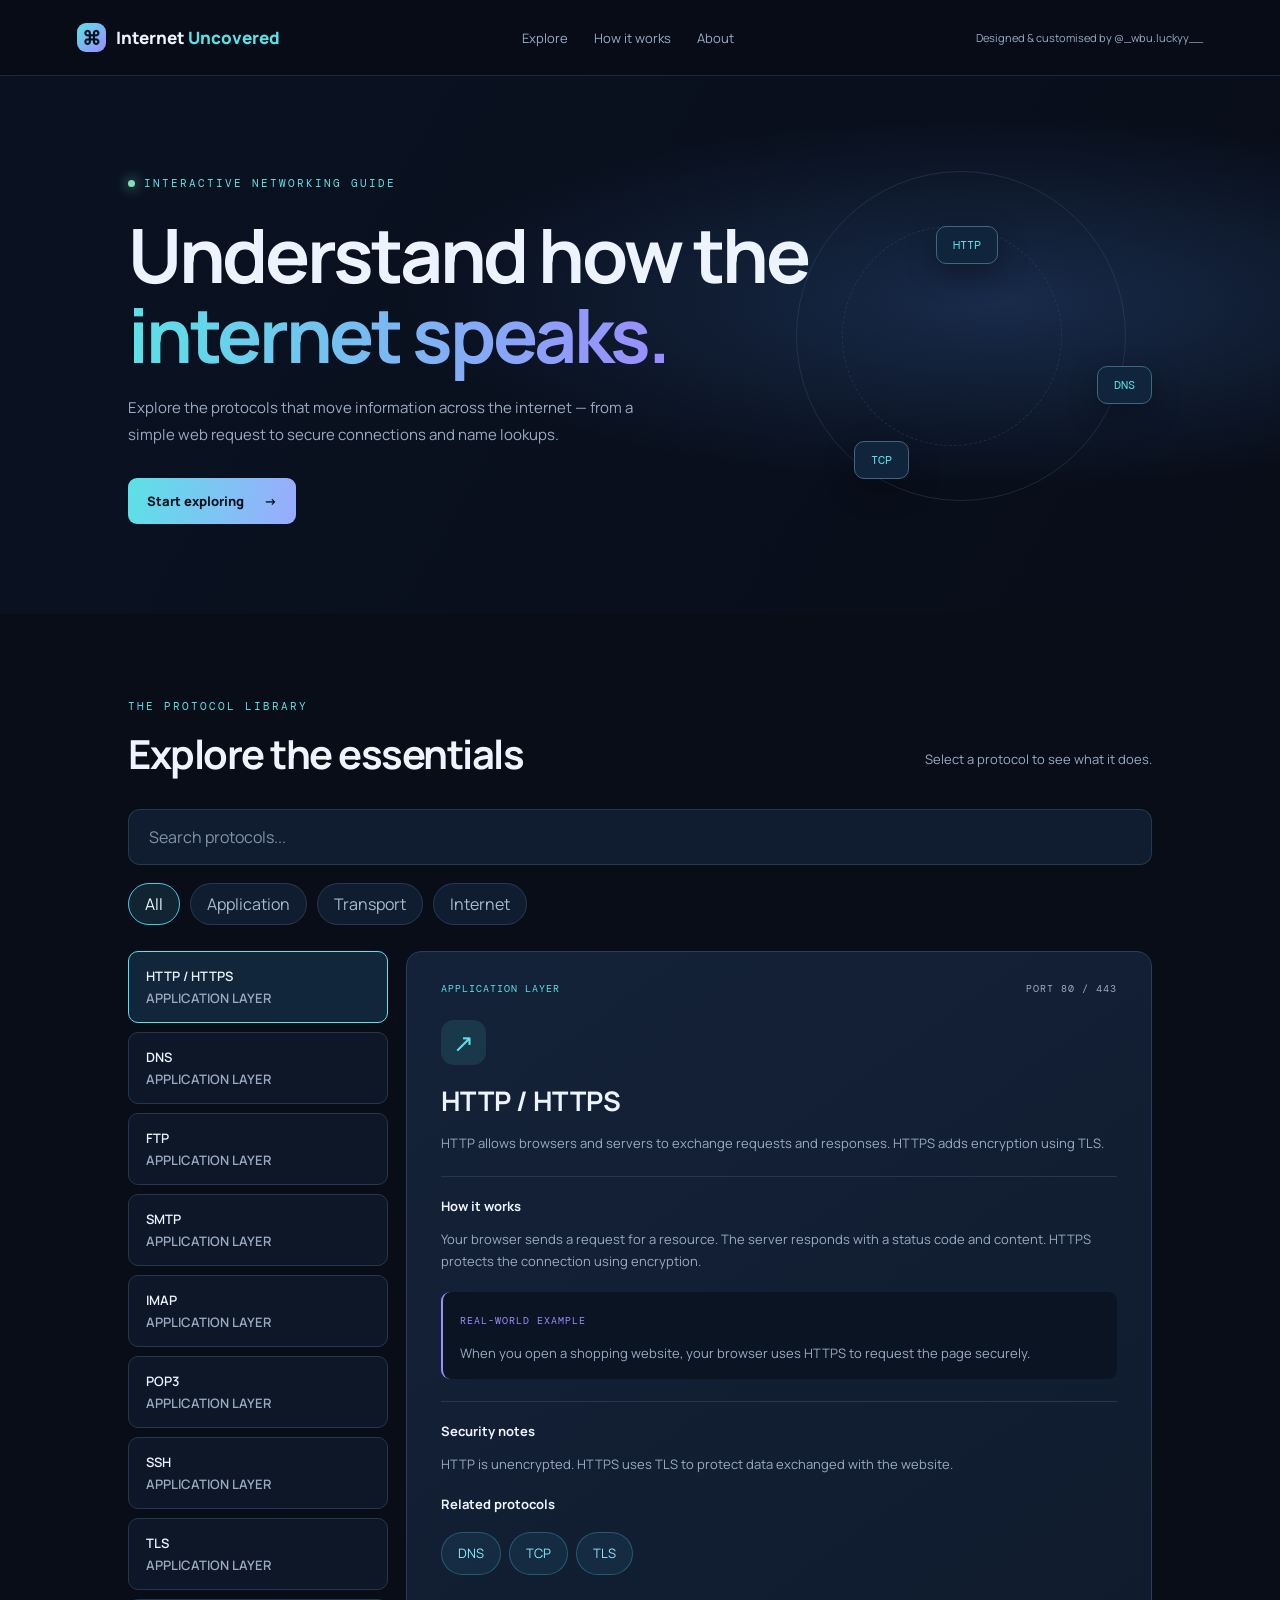
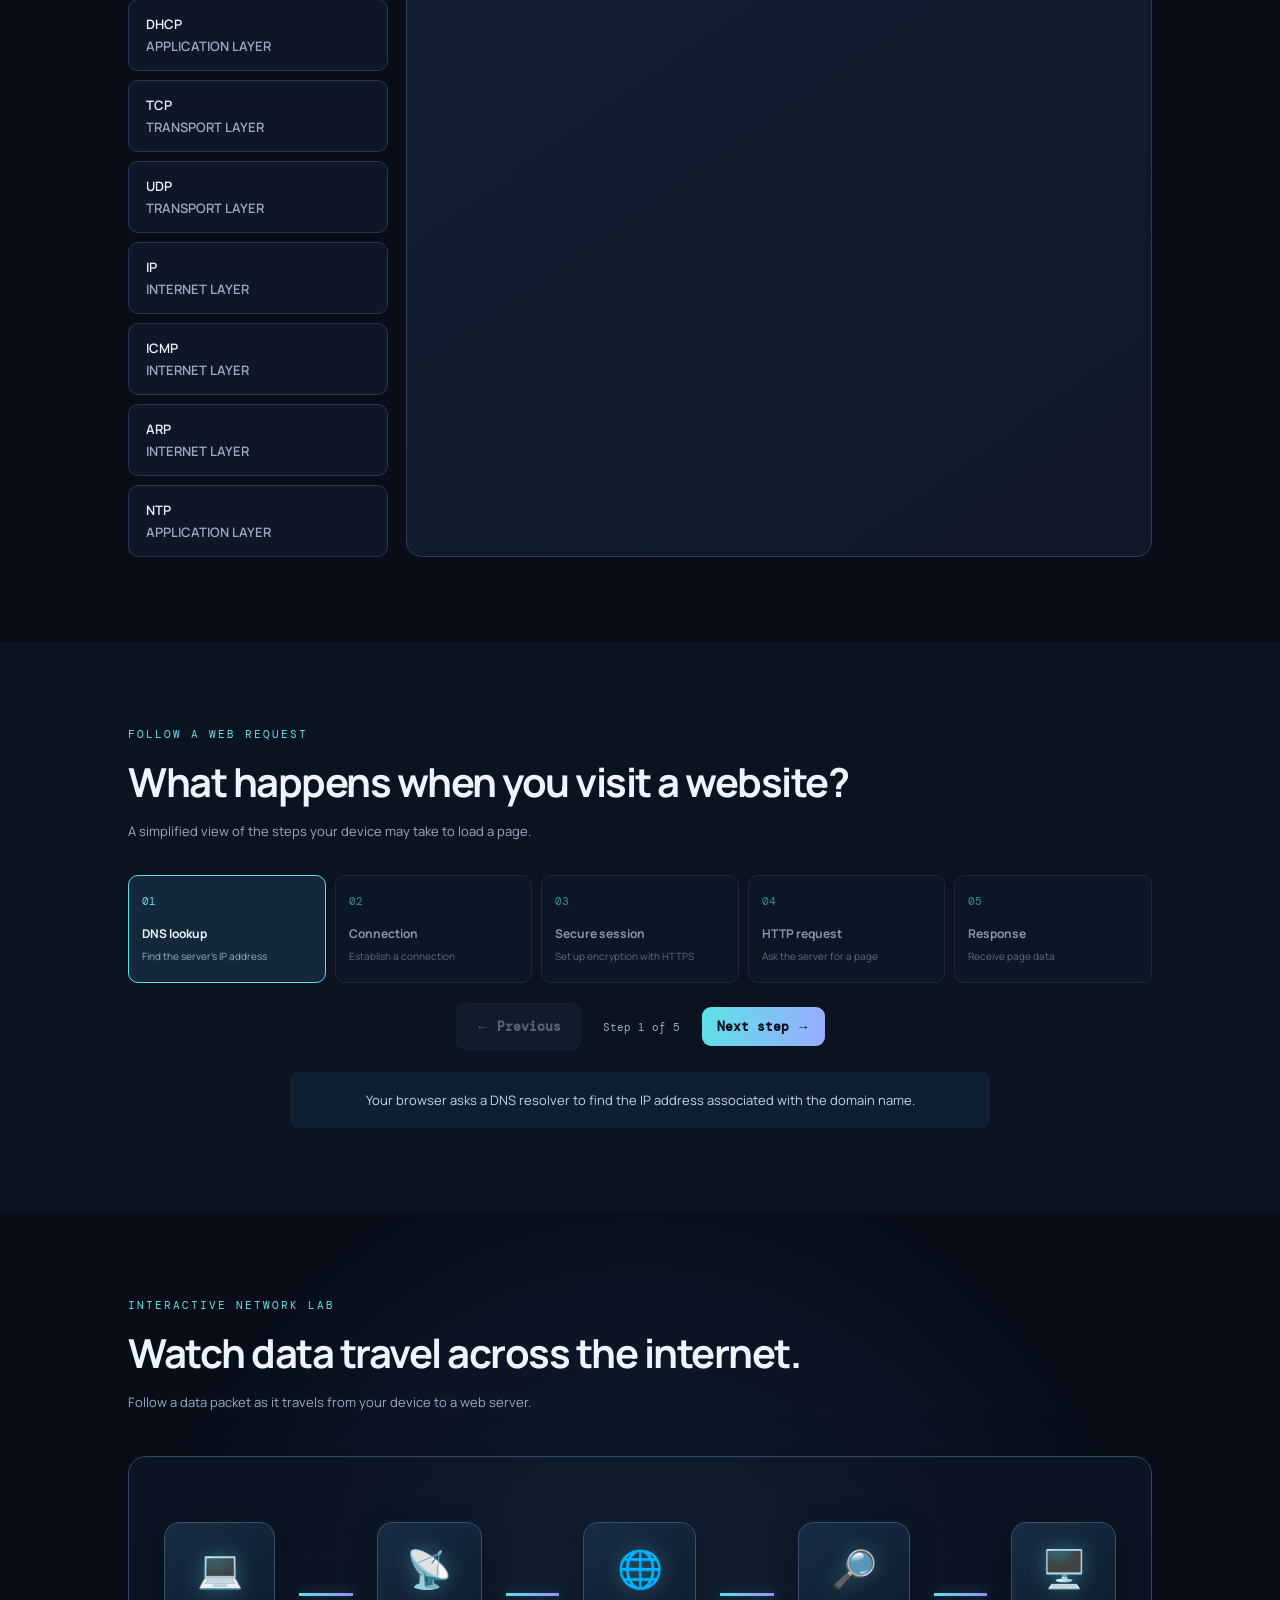
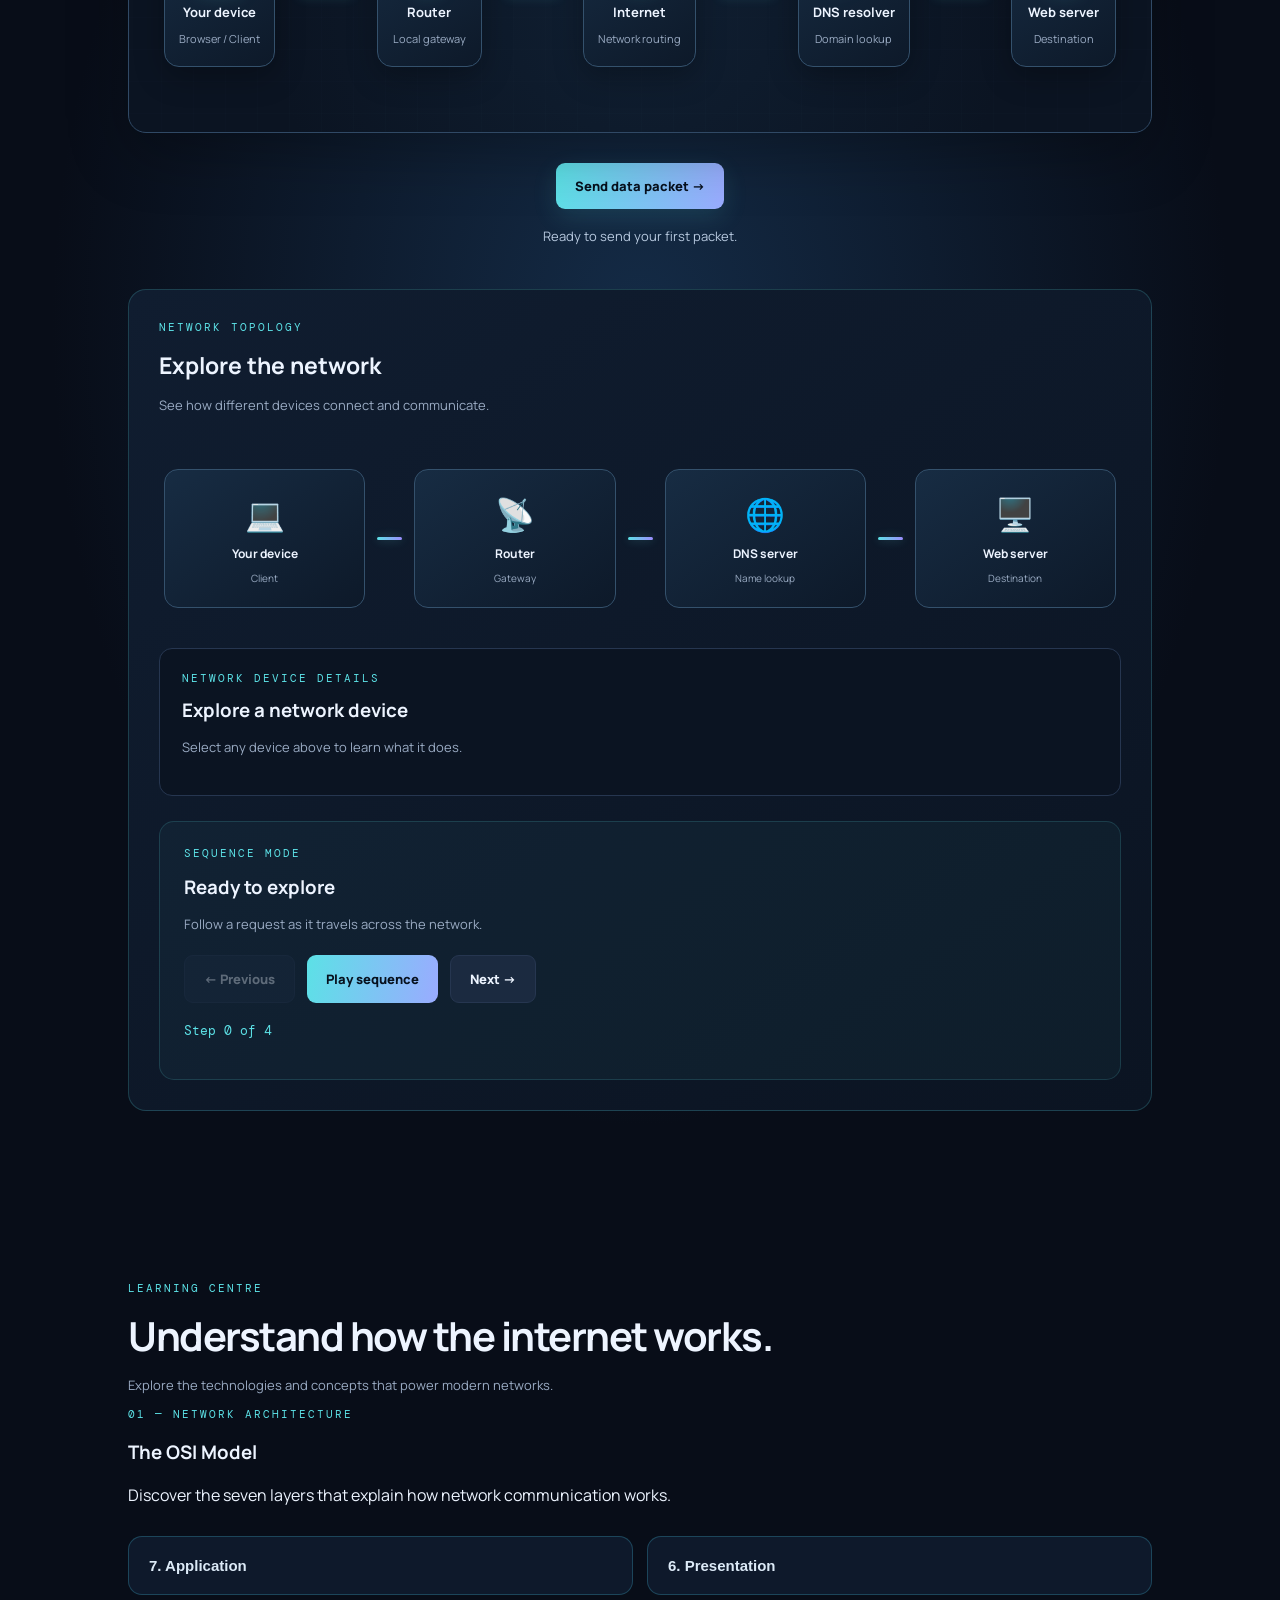
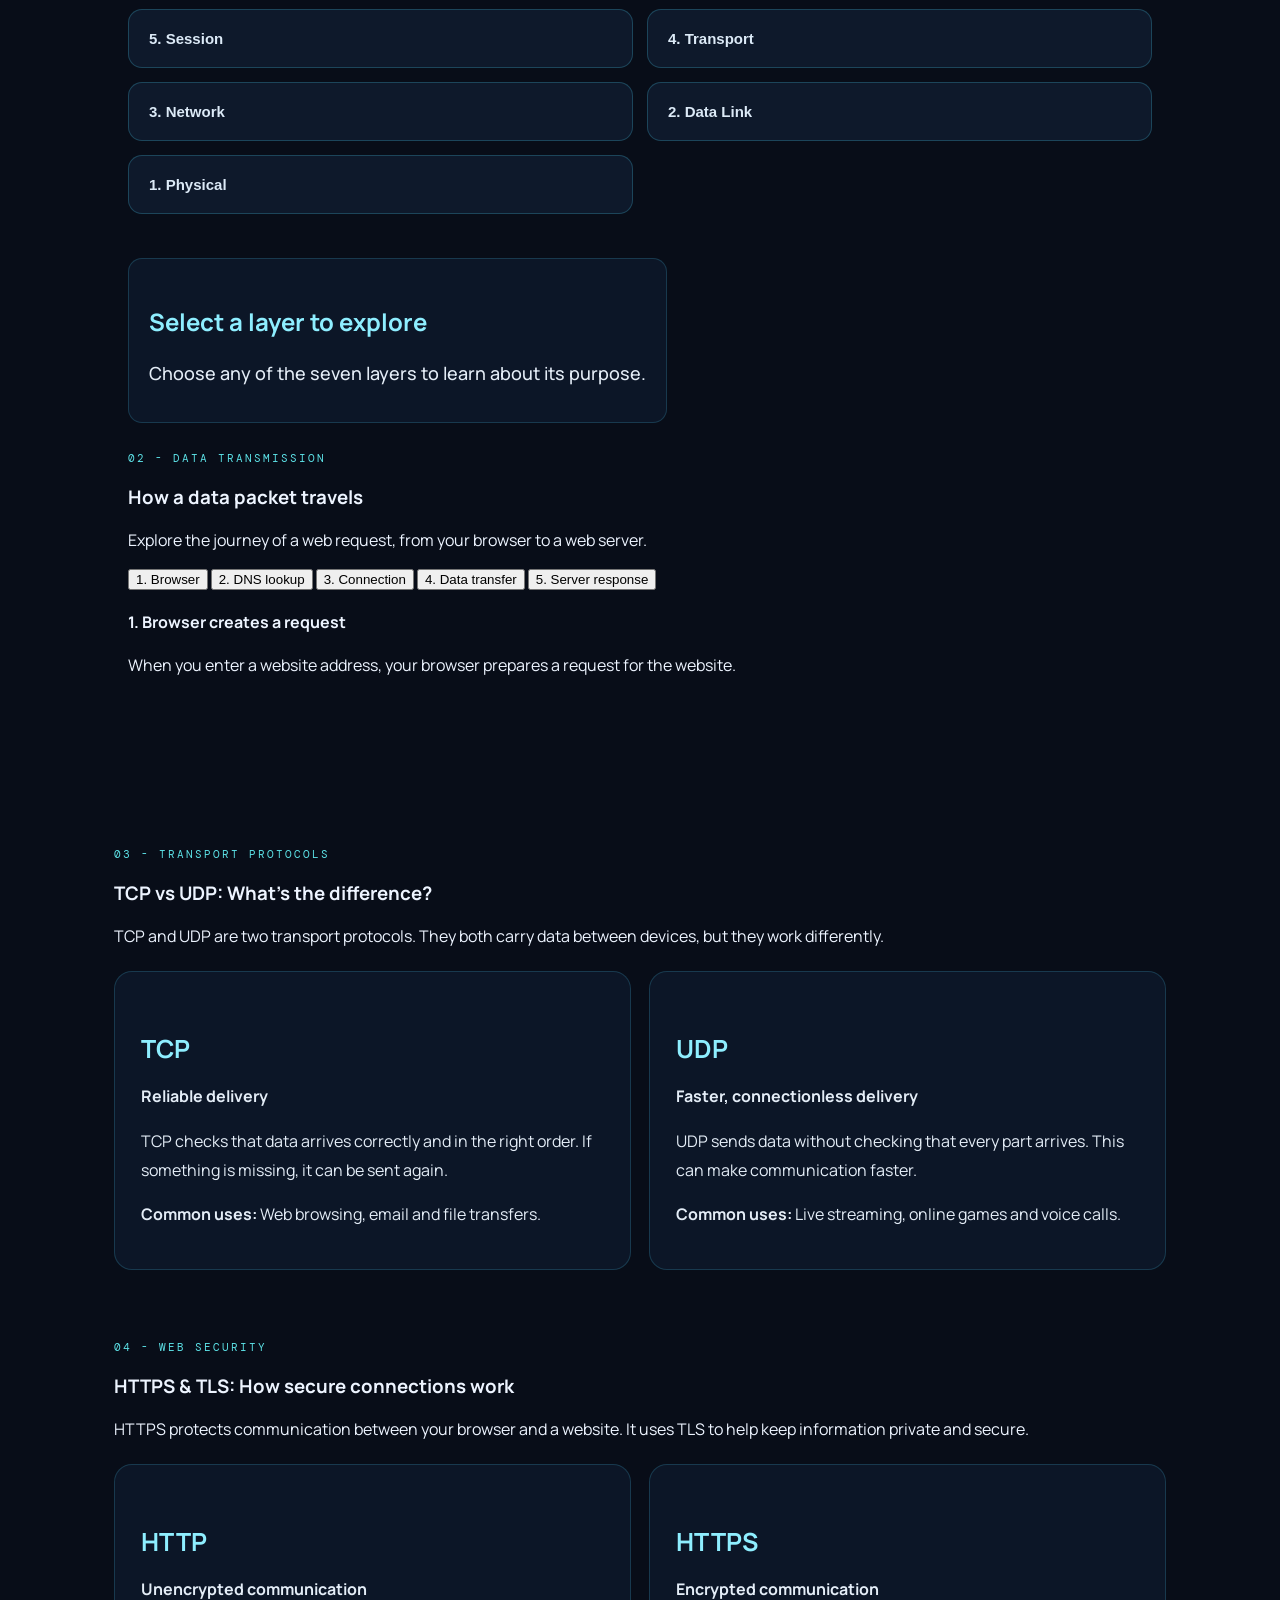
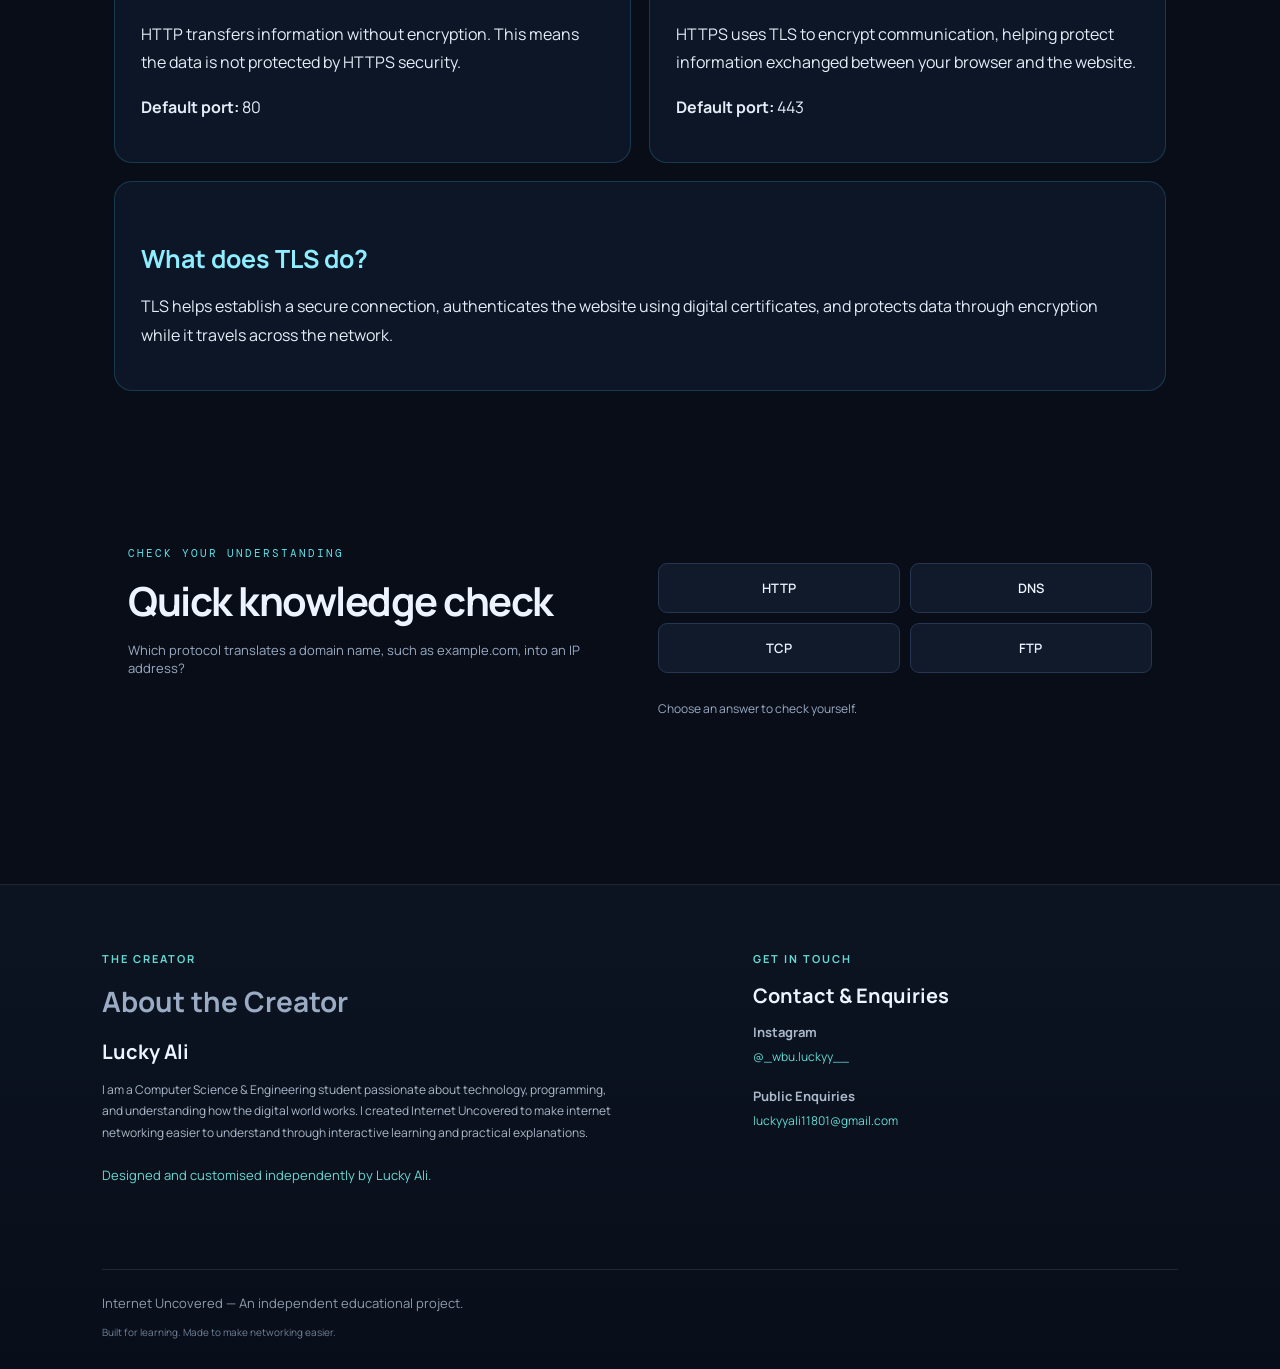
<file: index.html>
<!doctype html>
<html lang="en">
<head>
  <meta charset="utf-8">
  <meta name="viewport" content="width=device-width, initial-scale=1">
 <meta name="description" content="Internet Uncovered is an interactive learning platform that visualises how the internet works, exploring networking protocols, DNS, TCP/IP, the OSI model and data communication.">
  <title>Internet Uncovered | Explore How the Internet Works</title>
 <link rel="stylesheet" href="styles.css?v=2">
</head>
<body>
  <header class="topbar">
   <a class="brand" href="#"><span class="brand-mark">⌘</span><span>Internet <span class="accent">Uncovered</span></span></a>
    <nav><a href="#explore">Explore</a><a href="#how-it-works">How it works</a><a href="#about">About</a></nav>
    <span class="credit">
 Designed &amp; customised by <a href="https://www.instagram.com/_wbu.luckyy__/"
     target="_blank"
     rel="noopener noreferrer">
    @_wbu.luckyy__
  </a>
</span>
  </header>

  <main>
    <section class="hero">
      <div class="eyebrow"><span class="pulse"></span> INTERACTIVE NETWORKING GUIDE</div>
      <h1>Understand how the<br><span class="gradient">internet speaks.</span></h1>
      <p class="hero-copy">Explore the protocols that move information across the internet — from a simple web request to secure connections and name lookups.</p>
      <a class="primary-btn" href="#explore">Start exploring <span>→</span></a>
      <div class="hero-orbit orbit-one"></div><div class="hero-orbit orbit-two"></div>
      <div class="hero-node node-a">HTTP</div><div class="hero-node node-b">DNS</div><div class="hero-node node-c">TCP</div>
    </section>

    <section id="explore" class="section">
      <div class="section-heading"><div><div class="eyebrow">THE PROTOCOL LIBRARY</div><h2>Explore the essentials</h2></div><p>Select a protocol to see what it does.</p></div>
      <div class="protocol-tools">
  <input
    type="search"
    id="protocol-search"
    placeholder="Search protocols..."
    aria-label="Search protocols"
  >

  <div class="protocol-filters">
    <button class="filter-btn active" data-filter="ALL">All</button>
    <button class="filter-btn" data-filter="APPLICATION LAYER">Application</button>
    <button class="filter-btn" data-filter="TRANSPORT LAYER">Transport</button>
    <button class="filter-btn" data-filter="INTERNET LAYER">Internet</button>
  </div>
</div>
      <div class="protocol-layout">
        <div class="protocol-list" id="protocol-list" aria-label="Protocols"></div>
        <article class="detail-card" aria-live="polite">
          <div class="detail-top"><span class="tag" id="protocol-layer">APPLICATION LAYER</span><span class="port" id="protocol-port">PORT 80 / 443</span></div>
          <div class="protocol-symbol" id="protocol-symbol">↗</div>
          <h3 id="protocol-name">HTTP / HTTPS</h3>
          <p id="protocol-summary"></p>
          <div class="detail-divider"></div>
          <h4>How it works</h4>
          <p id="protocol-explain"></p>
          <div class="example-box"><span>REAL-WORLD EXAMPLE</span><p id="protocol-example"></p></div>
          <div class="detail-divider"></div>

<div class="extra-detail">
  <h4>Security notes</h4>
  <p id="protocol-security"></p>
</div>

<div class="extra-detail">
  <h4>Related protocols</h4>
  <p id="protocol-related"></p>
</div>
        </article>
      </div>
    </section>

    
    <section id="how-it-works" class="section flow-section">
      <div class="eyebrow">FOLLOW A WEB REQUEST</div><h2>What happens when you visit a website?</h2>
      <p class="section-intro">A simplified view of the steps your device may take to load a page.</p>
      <div class="steps" id="steps">
        <div class="step active"><span>01</span><b>DNS lookup</b><small>Find the server's IP address</small></div>
        <div class="step"><span>02</span><b>Connection</b><small>Establish a connection</small></div>
        <div class="step"><span>03</span><b>Secure session</b><small>Set up encryption with HTTPS</small></div>
        <div class="step"><span>04</span><b>HTTP request</b><small>Ask the server for a page</small></div>
        <div class="step"><span>05</span><b>Response</b><small>Receive page data</small></div>
      </div>
      <div class="step-controls"><button class="secondary-btn" id="prev-step" disabled>← Previous</button><span id="step-count">Step 1 of 5</span><button class="primary-btn small" id="next-step">Next step →</button></div>
      <div class="step-description" id="step-description">Your browser asks a DNS resolver to find the IP address associated with the domain name.</div>
    </section>
<section id="network-lab" class="section network-lab">
  <div class="eyebrow">INTERACTIVE NETWORK LAB</div>
  <h2>Watch data travel across the internet.</h2>
  <p class="section-intro">
    Follow a data packet as it travels from your device to a web server.
  </p>

 <div class="network-stage">

  <div class="network-device">
    <span>💻</span>
    <b>Your device</b>
    <small>Browser / Client</small>
  </div>

  <div class="network-connection">
    <span class="packet" id="network-packet"></span>
    <div class="connection-line"></div>
  </div>

  <div class="network-device">
    <span>📡</span>
    <b>Router</b>
    <small>Local gateway</small>
  </div>

  <div class="network-connection">
    <span class="packet"></span>
    <div class="connection-line"></div>
  </div>

  <div class="network-device">
    <span>🌐</span>
    <b>Internet</b>
    <small>Network routing</small>
  </div>

  <div class="network-connection">
    <span class="packet"></span>
    <div class="connection-line"></div>
  </div>

  <div class="network-device">
    <span>🔎</span>
    <b>DNS resolver</b>
    <small>Domain lookup</small>
  </div>

  <div class="network-connection">
    <span class="packet"></span>
    <div class="connection-line"></div>
  </div>

  <div class="network-device">
    <span>🖥️</span>
    <b>Web server</b>
    <small>Destination</small>
  </div>

</div>
  <div class="network-controls">
    <button class="primary-btn" id="send-packet">Send data packet →</button>
    <p id="network-status">Ready to send your first packet.</p>
  </div>
<!-- INTERACTIVE NETWORK MAP -->

<div class="network-map-section">

  <div class="eyebrow">NETWORK TOPOLOGY</div>
  <h3>Explore the network</h3>
  <p>See how different devices connect and communicate.</p>

  <div class="network-map">

    <div class="map-node" data-node="device">
      <span>💻</span>
      <b>Your device</b>
      <small>Client</small>
    </div>

    <div class="map-line"></div>

    <div class="map-node" data-node="router">
      <span>📡</span>
      <b>Router</b>
      <small>Gateway</small>
    </div>

    <div class="map-line"></div>

    <div class="map-node" data-node="dns">
      <span>🌐</span>
      <b>DNS server</b>
      <small>Name lookup</small>
    </div>

    <div class="map-line"></div>

    <div class="map-node" data-node="server">
      <span>🖥️</span>
      <b>Web server</b>
      <small>Destination</small>
    </div>

  </div>

  <div class="node-info-panel" id="node-info-panel">
  <span class="eyebrow">NETWORK DEVICE DETAILS</span>
  <h3 id="node-info-title">Explore a network device</h3>
  <p id="node-info-description">
    Select any device above to learn what it does.
  </p>
</div>
  <div class="sequence-panel">
    <span class="eyebrow">SEQUENCE MODE</span>
    <h3 id="sequence-title">Ready to explore</h3>
    <p id="sequence-description">
      Follow a request as it travels across the network.
    </p>

    <div class="sequence-controls">
      <button class="secondary-btn" id="sequence-prev">← Previous</button>
      <button class="primary-btn" id="sequence-play">Play sequence</button>
      <button class="secondary-btn" id="sequence-next">Next →</button>
    </div>

    <p id="sequence-count">Step 0 of 4</p>
  </div>

</div>
</section>
    <!-- DAY 4 - LEARNING CENTRE -->

<section id="learning-centre" class="section learning-centre">

  <div class="eyebrow">LEARNING CENTRE</div>

  <h2>Understand how the internet works.</h2>

  <p class="section-intro">
    Explore the technologies and concepts that power modern networks.
  </p>

  <!-- OSI MODEL -->

  <div class="learning-topic" id="osi-model">

    <div class="eyebrow">01 — NETWORK ARCHITECTURE</div>

    <h3>The OSI Model</h3>

    <p>
      Discover the seven layers that explain how network communication works.
    </p>

    <div id="osi-layers" class="osi-layers">
    </div>

    <div class="osi-info" id="osi-info">
      <h4>Select a layer to explore</h4>
      <p>Choose any of the seven layers to learn about its purpose.</p>
    </div>

  </div>
<!-- PACKET FLOW LESSON -->

<div class="learning-topic" id="packet-flow">

  <div class="eyebrow">02 - DATA TRANSMISSION</div>
  <h3>How a data packet travels</h3>
  <p>Explore the journey of a web request, from your browser to a web server.</p>

  <div class="packet-flow-steps">
    <button class="packet-step active" data-step="0">1. Browser</button>
    <button class="packet-step" data-step="1">2. DNS lookup</button>
    <button class="packet-step" data-step="2">3. Connection</button>
    <button class="packet-step" data-step="3">4. Data transfer</button>
    <button class="packet-step" data-step="4">5. Server response</button>
  </div>

  <div class="packet-flow-info" id="packet-flow-info">
    <h4 id="packet-flow-title">1. Browser creates a request</h4>
    <p id="packet-flow-description">
      When you enter a website address, your browser prepares a request for the website.
    </p>
  </div>

</div>
</section>

<!-- TCP VS UDP LESSON -->

<div class="learning-topic" id="tcp-vs-udp">

  <div class="eyebrow">03 - TRANSPORT PROTOCOLS</div>
  <h3>TCP vs UDP: What's the difference?</h3>

  <p>
    TCP and UDP are two transport protocols. They both carry data
    between devices, but they work differently.
  </p>

  <div class="comparison-grid">

    <div class="comparison-card">
      <h4>TCP</h4>
      <p><strong>Reliable delivery</strong></p>
      <p>
        TCP checks that data arrives correctly and in the right order.
        If something is missing, it can be sent again.
      </p>
      <p><strong>Common uses:</strong> Web browsing, email and file transfers.</p>
    </div>

    <div class="comparison-card">
      <h4>UDP</h4>
      <p><strong>Faster, connectionless delivery</strong></p>
      <p>
        UDP sends data without checking that every part arrives.
        This can make communication faster.
      </p>
      <p><strong>Common uses:</strong> Live streaming, online games and voice calls.</p>
    </div>

  </div>

</div>
<!-- HTTPS AND TLS LESSON -->

<div class="learning-topic" id="https-tls">

  <div class="eyebrow">04 - WEB SECURITY</div>
  <h3>HTTPS & TLS: How secure connections work</h3>

  <p>
    HTTPS protects communication between your browser and a website.
    It uses TLS to help keep information private and secure.
  </p>

  <div class="comparison-grid">

    <div class="comparison-card">
      <h4>HTTP</h4>
      <p><strong>Unencrypted communication</strong></p>
      <p>
        HTTP transfers information without encryption.
        This means the data is not protected by HTTPS security.
      </p>
      <p><strong>Default port:</strong> 80</p>
    </div>

    <div class="comparison-card">
      <h4>HTTPS</h4>
      <p><strong>Encrypted communication</strong></p>
      <p>
        HTTPS uses TLS to encrypt communication, helping protect
        information exchanged between your browser and the website.
      </p>
      <p><strong>Default port:</strong> 443</p>
    </div>

  </div>

  <div class="comparison-card" style="margin-top: 18px;">
    <h4>What does TLS do?</h4>
    <p>
      TLS helps establish a secure connection, authenticates the
      website using digital certificates, and protects data through
      encryption while it travels across the network.
    </p>
  </div>

</div>
<section class="section quiz-section">
      <div><div class="eyebrow">CHECK YOUR UNDERSTANDING</div><h2>Quick knowledge check</h2><p class="section-intro">Which protocol translates a domain name, such as example.com, into an IP address?</p></div>
      <div class="quiz-options" id="quiz-options">
        <button data-answer="HTTP">HTTP</button><button data-answer="DNS">DNS</button><button data-answer="TCP">TCP</button><button data-answer="FTP">FTP</button>
      </div>
      <p id="quiz-feedback" class="quiz-feedback" aria-live="polite">Choose an answer to check yourself.</p>
    </section>
  </main>

 <footer id="about" class="site-footer">
  <div class="footer-inner">

    <div class="footer-about">
      <span class="footer-label">THE CREATOR</span>
      <h2>About the Creator</h2>
      <h3>Lucky Ali</h3>
     <p>
  I am a Computer Science &amp; Engineering student passionate about technology,
  programming, and understanding how the digital world works.
  I created Internet Uncovered to make internet networking easier
  to understand through interactive learning and practical explanations.
</p>
      <p class="footer-credit">
        Designed and customised independently by Lucky Ali.
      </p>
    </div>

    <div class="footer-contact">
      <span class="footer-label">GET IN TOUCH</span>
      <h3>Contact & Enquiries</h3>

      <p>
        <strong>Instagram</strong>
        <a href="https://www.instagram.com/_wbu.luckyy__/"
           target="_blank" rel="noopener noreferrer">
          @_wbu.luckyy__
        </a>
      </p>

      <p>
        <strong>Public Enquiries</strong>
        <a href="mailto:luckyyali11801@gmail.com">
          luckyyali11801@gmail.com
        </a>
      </p>
    </div>

    <div class="footer-bottom">
      <p>Internet Uncovered — An independent educational project.</p>
      <small>Built for learning. Made to make networking easier.</small>
    </div>

  </div>
</footer>
  <script src="script.js"></script>
</body>
</html>
</file>
<file: styles.css>
@import url('https://fonts.googleapis.com/css2?family=DM+Mono:wght@400;500&family=Manrope:wght@400;500;600;700;800&display=swap');
:root{--bg:#080d18;--panel:#101a2b;--panel2:#142239;--text:#edf4ff;--muted:#9aabc3;--line:#263650;--cyan:#5ce1e6;--violet:#9b8cff;--green:#7ee0b5}
*{box-sizing:border-box}html{scroll-behavior:smooth}body{margin:0;background:var(--bg);color:var(--text);font-family:Manrope,Arial,sans-serif}a{color:inherit;text-decoration:none}.topbar{height:76px;padding:0 6vw;display:flex;align-items:center;gap:35px;border-bottom:1px solid #1b2940;background:#080d18eF;position:sticky;top:0;z-index:10;backdrop-filter:blur(14px)}.brand{display:flex;align-items:center;gap:10px;font-weight:800;font-size:17px;white-space:nowrap}.brand-mark{width:29px;height:29px;border-radius:9px;display:grid;place-items:center;background:linear-gradient(135deg,var(--cyan),var(--violet));color:#08111e;font-size:19px}.accent{color:var(--cyan)}nav{display:flex;gap:26px;margin:auto;color:var(--muted);font-size:13px}nav a:hover{color:var(--cyan)}.credit{font-size:11px;color:var(--muted);white-space:nowrap}.credit strong,.footer-credit strong{color:var(--cyan)}.hero{min-height:510px;padding:100px 10vw 90px;position:relative;overflow:hidden;background:radial-gradient(ellipse at 78% 42%,#182b4a 0,transparent 42%),linear-gradient(120deg,#0a1222,#080d18)}.eyebrow{font:11px 'DM Mono',monospace;letter-spacing:2px;color:var(--cyan);display:flex;align-items:center;gap:9px}.pulse{width:7px;height:7px;border-radius:50%;background:var(--green);box-shadow:0 0 13px var(--green)}h1{font-size:clamp(43px,6vw,75px);line-height:1.06;letter-spacing:-3px;margin:25px 0 20px;max-width:700px}.gradient{background:linear-gradient(90deg,var(--cyan),var(--violet));color:transparent;background-clip:text}.hero-copy{color:var(--muted);max-width:510px;line-height:1.8;font-size:15px;margin-bottom:30px}.primary-btn,.secondary-btn{border:0;border-radius:9px;padding:14px 19px;background:linear-gradient(100deg,var(--cyan),#9aabff);color:#07111e;font-weight:800;font-family:inherit;font-size:13px;cursor:pointer;display:inline-flex;gap:20px;align-items:center}.primary-btn:hover{filter:brightness(1.08);transform:translateY(-1px)}.hero-orbit{position:absolute;border:1px solid #38516e66;border-radius:50%;width:330px;height:330px;right:12%;top:95px}.orbit-two{width:220px;height:220px;right:17%;top:150px;border-style:dashed}.hero-node{position:absolute;padding:10px 16px;border:1px solid #3e6681;background:#10253b;border-radius:10px;color:var(--cyan);font:12px 'DM Mono';box-shadow:0 10px 30px #0005}.node-a{right:22%;top:150px}.node-b{right:10%;top:290px}.node-c{right:29%;top:365px}.section{padding:85px 10vw}.section-heading{display:flex;justify-content:space-between;align-items:end;margin-bottom:28px}.section h2{font-size:clamp(27px,3.5vw,40px);letter-spacing:-1.5px;margin:13px 0 0}.section-heading>p,.section-intro{color:var(--muted);font-size:13px}.protocol-layout{display:grid;grid-template-columns:260px 1fr;gap:18px}.protocol-list{display:grid;gap:9px;align-content:start}.protocol-choice{padding:15px 17px;background:#0d1727;border:1px solid var(--line);border-radius:10px;color:var(--muted);text-align:left;cursor:pointer;font:600 13px Manrope}.protocol-choice span{display:block;color:var(--text);margin-bottom:4px}.protocol-choice.active,.protocol-choice:hover{border-color:var(--cyan);background:#11263a}.detail-card{padding:30px 34px;background:linear-gradient(145deg,#142239,#0e1828);border:1px solid #2a3d59;border-radius:15px;min-height:365px}.detail-top{display:flex;justify-content:space-between;color:var(--cyan);font:10px 'DM Mono';letter-spacing:1px}.port{color:var(--muted)}.protocol-symbol{margin-top:25px;width:45px;height:45px;border-radius:13px;background:#19394a;color:var(--cyan);display:grid;place-items:center;font-size:25px}.detail-card h3{font-size:27px;margin:17px 0 8px}.detail-card p{color:var(--muted);line-height:1.7;font-size:13px;max-width:700px}.detail-card h4{font-size:13px;margin:20px 0 0}.detail-divider{height:1px;background:var(--line);margin-top:22px}.example-box{margin-top:20px;padding:15px 17px;background:#0b1422;border-radius:9px;border-left:2px solid var(--violet)}.example-box span{font:10px 'DM Mono';color:var(--violet);letter-spacing:1px}.example-box p{margin-bottom:0}.flow-section{background:#0b1321}.steps{display:grid;grid-template-columns:repeat(5,1fr);gap:9px;margin:35px 0 20px}.step{padding:18px 13px;border:1px solid var(--line);border-radius:10px;background:#0e1a2b;opacity:.58}.step.active{opacity:1;border-color:var(--cyan);background:#13283a}.step span{display:block;color:var(--cyan);font:11px 'DM Mono';margin-bottom:17px}.step b{display:block;font-size:12px}.step small{display:block;color:var(--muted);font-size:10px;line-height:1.5;margin-top:7px}.step-controls{display:flex;align-items:center;justify-content:center;gap:22px;color:var(--muted);font:11px 'DM Mono'}.secondary-btn{background:#1b2a40;color:var(--text);border:1px solid var(--line)}button:disabled{opacity:.35;cursor:not-allowed}.primary-btn.small{padding:11px 15px}.step-description{margin:22px auto 0;padding:17px 20px;background:#101e31;border-radius:9px;max-width:700px;text-align:center;color:#c4d3e8;font-size:13px;line-height:1.7}.quiz-section{display:grid;grid-template-columns:1fr 1fr;gap:35px;align-items:center}.quiz-options{display:grid;grid-template-columns:1fr 1fr;gap:10px}.quiz-options button{padding:15px;border:1px solid var(--line);border-radius:9px;background:#101a2b;color:var(--text);font:600 13px Manrope;cursor:pointer}.quiz-options button:hover{border-color:var(--cyan)}.quiz-options button.correct{border-color:var(--green);background:#123328}.quiz-options button.wrong{border-color:#e58d9a;background:#351c2a}.quiz-feedback{grid-column:2;color:var(--muted);font-size:12px;margin-top:-25px}footer{border-top:1px solid var(--line);padding:45px 10vw;color:var(--muted);font-size:12px}footer .brand{color:var(--text)}footer p{margin:12px 0}.footer-credit{color:#b8c8dd}footer small{font-size:10px;color:#71829b}
@media(max-width:760px){.topbar{padding:0 5vw;gap:12px}.topbar nav{display:none}.credit{margin-left:auto;font-size:9px}.hero{padding:75px 7vw;min-height:470px}.hero-orbit,.hero-node{opacity:.25;right:-100px}.section{padding:65px 7vw}.section-heading{display:block}.protocol-layout{grid-template-columns:1fr}.protocol-list{grid-template-columns:1fr 1fr}.detail-card{padding:23px}.steps{grid-template-columns:1fr 1fr}.step:last-child{grid-column:span 2}.quiz-section{grid-template-columns:1fr}.quiz-feedback{grid-column:1;margin:0}.hero h1{letter-spacing:-2px}}


/* PREMIUM NETWORK LAB */

.network-lab {
  position: relative;
  overflow: hidden;
  background:
    radial-gradient(ellipse at 50% 45%, #142b46 0%, transparent 65%),
    var(--bg);
}

.network-lab h2 {
  max-width: 750px;
}

.network-stage {
  position: relative;
  display: flex;
  align-items: center;
  justify-content: space-around;
  gap: 24px;
  margin: 45px 0 30px;
  padding: 65px 35px;
  min-height: 260px;
  overflow: hidden;
  border: 1px solid #304965;
  border-radius: 18px;
  background:
    radial-gradient(circle at 50% 50%, #17304a66, transparent 70%),
    #0b1422;
  box-shadow: 0 20px 60px #0004;
}

.network-stage::before {
  content: "";
  position: absolute;
  inset: 0;
  opacity: .18;
  pointer-events: none;
  background-image:
    linear-gradient(#54718b22 1px, transparent 1px),
    linear-gradient(90deg, #54718b22 1px, transparent 1px);
  background-size: 32px 32px;
}

.network-device {
  position: relative;
  z-index: 2;
  display: flex;
  flex-direction: column;
  align-items: center;
  gap: 10px;
  min-width: 105px;
  padding: 20px 14px;
  border: 1px solid #34516c;
  border-radius: 15px;
  background: linear-gradient(145deg, #172c43, #0d1929);
  box-shadow: 0 10px 30px #0004;
  transition: border-color .3s, transform .3s;
}

.network-device:hover {
  transform: translateY(-5px);
  border-color: var(--cyan);
}

.network-device span {
  font-size: 37px;
  filter: drop-shadow(0 0 10px #5ce1e655);
}

.network-device b {
  font-size: 13px;
  color: var(--text);
}

.network-device small {
  color: var(--muted);
  font-size: 11px;
}

.network-connection {
  position: relative;
  z-index: 1;
  flex: 1;
  max-width: 180px;
  height: 3px;
  background: #30445f;
  border-radius: 5px;
}

.connection-line {
  width: 100%;
  height: 100%;
  background: linear-gradient(90deg, #5ce1e6, #9b8cff);
  box-shadow: 0 0 12px #5ce1e655;
}

.packet {
  position: absolute;
  z-index: 3;
  top: 50%;
  left: 0;
  width: 13px;
  height: 13px;
  border: 2px solid white;
  border-radius: 50%;
  background: var(--cyan);
  box-shadow: 0 0 10px var(--cyan), 0 0 25px #5ce1e6aa;
  transform: translate(-50%, -50%);
  opacity: 0;
}

.packet.moving {
  opacity: 1;
  animation: packet-travel 1.2s ease-in-out forwards;
}

@keyframes packet-travel {
  0% { left: 0; }
  100% { left: 100%; }
}

.network-controls {
  text-align: center;
  margin-top: 28px;
}

.network-controls p {
  min-height: 22px;
  color: #b7c9df;
  font-size: 13px;
  margin-top: 18px;
}

#send-packet {
  box-shadow: 0 8px 25px #5ce1e622;
  transition: transform .25s, box-shadow .25s;
}

#send-packet:hover {
  transform: translateY(-3px);
  box-shadow: 0 12px 32px #5ce1e644;
}

@media(max-width:600px) {
  .network-stage {
    gap: 7px;
    padding: 35px 8px;
    min-height: 210px;
  }

  .network-device {
    min-width: 0;
    padding: 14px 7px;
  }

  .network-device span {
    font-size: 27px;
  }

  .network-device b {
    font-size: 10px;
  }

  .network-device small {
    font-size: 9px;
  }

  .network-connection {
    max-width: 45px;
  }
}

/* PROTOCOL LIBRARY SEARCH AND FILTERS */

.protocol-tools {
  display: flex;
  flex-direction: column;
  gap: 18px;
  margin-bottom: 26px;
}

#protocol-search {
  width: 100%;
  padding: 16px 20px;
  border: 1px solid rgba(130, 160, 200, 0.2);
  border-radius: 12px;
  background: #101d30;
  color: #eef5ff;
  font: inherit;
  outline: none;
  transition: border-color 0.25s, box-shadow 0.25s;
}

#protocol-search::placeholder {
  color: #8292a9;
}

#protocol-search:focus {
  border-color: #48c8e8;
  box-shadow: 0 0 0 3px rgba(72, 200, 232, 0.1);
}

.protocol-filters {
  display: flex;
  flex-wrap: wrap;
  gap: 10px;
}

.filter-btn {
  padding: 9px 16px;
  border: 1px solid rgba(130, 160, 200, 0.2);
  border-radius: 30px;
  background: #101d30;
  color: #aabbd0;
  font: inherit;
  cursor: pointer;
  transition: 0.25s ease;
}

.filter-btn:hover,
.filter-btn.active {
  color: #eafaff;
  border-color: #48c8e8;
  background: rgba(72, 200, 232, 0.12);
}

.protocol-choice[hidden] {
  display: none;
}

@media (max-width: 600px) {
  .protocol-filters {
    gap: 8px;
  }

  .filter-btn {
    padding: 8px 12px;
    font-size: 12px;
  }
}

/* EMPTY SEARCH STATE */

.empty-message {
  padding: 28px 20px;
  margin: 0;
  border: 1px dashed rgba(72, 200, 232, 0.3);
  border-radius: 14px;
  background: rgba(72, 200, 232, 0.05);
  color: #aabbd0;
  text-align: center;
  line-height: 1.7;
}

.detail-card[hidden] {
  display: none;
}

/* CLICKABLE RELATED PROTOCOLS */

.related-protocol-btn {
  display: inline-block;
  margin: 6px 8px 6px 0;
  padding: 9px 16px;
  border: 1px solid rgba(72, 200, 232, 0.3);
  border-radius: 30px;
  background: rgba(72, 200, 232, 0.08);
  color: #8eeaff;
  font: inherit;
  cursor: pointer;
  transition: all 0.25s ease;
}

.related-protocol-btn:hover {
  background: rgba(72, 200, 232, 0.18);
  border-color: #48c8e8;
  transform: translateY(-2px);
  box-shadow: 0 4px 14px rgba(72, 200, 232, 0.12);
}

/* DAY 3 - NETWORK MAP STYLING */

.network-map-section {
  margin-top: 40px;
  padding: 30px;
  border: 1px solid rgba(92, 225, 230, 0.2);
  border-radius: 18px;
  background: linear-gradient(145deg, #101d30, #0b1422);
}

.network-map-section > h3 {
  margin: 15px 0 8px;
  font-size: 23px;
}

.network-map-section > p {
  color: var(--muted);
  font-size: 13px;
  line-height: 1.7;
}

.network-map {
  display: flex;
  align-items: center;
  justify-content: space-around;
  gap: 12px;
  padding: 40px 5px;
}

.map-node {
  flex: 1;
  min-width: 0;
  padding: 22px 10px;
  display: flex;
  flex-direction: column;
  align-items: center;
  gap: 9px;
  text-align: center;
  border: 1px solid #34516c;
  border-radius: 14px;
  background: linear-gradient(145deg, #172c43, #0d1929);
  color: var(--text);
  transition: .3s ease;
  cursor: pointer;
}

.map-node:hover,
.map-node.active {
  border-color: var(--cyan);
  transform: translateY(-4px);
  box-shadow: 0 0 22px rgba(92, 225, 230, .18);
}

.map-node span {
  font-size: 32px;
}

.map-node b {
  font-size: 12px;
}

.map-node small {
  color: var(--muted);
  font-size: 10px;
}

.map-line {
  flex: 0 0 25px;
  height: 3px;
  border-radius: 5px;
  background: linear-gradient(90deg, var(--cyan), var(--violet));
  box-shadow: 0 0 10px rgba(92, 225, 230, .3);
}

.node-info-panel {
  padding: 22px;
  border: 1px solid var(--line);
  border-radius: 13px;
  background: #0b1422;
}

.node-info-panel h3 {
  margin: 12px 0 8px;
}

.node-info-panel p {
  color: var(--muted);
  font-size: 13px;
  line-height: 1.8;
}

.sequence-panel {
  margin-top: 25px;
  padding: 24px;
  border: 1px solid rgba(92, 225, 230, .16);
  border-radius: 15px;
  background: rgba(92, 225, 230, .045);
}

.sequence-panel h3 {
  margin: 14px 0 8px;
}

.sequence-panel p {
  color: var(--muted);
  font-size: 13px;
  line-height: 1.7;
}

.sequence-controls {
  display: flex;
  flex-wrap: wrap;
  gap: 12px;
  margin-top: 20px;
}

#sequence-count {
  margin-top: 17px;
  color: var(--cyan);
  font-family: 'DM Mono', monospace;
}

@media (max-width: 600px) {
  .network-map-section {
    padding: 20px 14px;
  }

  .network-map {
    flex-direction: column;
    gap: 10px;
    padding: 25px 5px;
  }

  .map-node {
    width: 100%;
  }

  .map-line {
    flex: 0 0 3px;
    width: 3px;
    height: 22px;
  }
}

/* DAY 4 - PREMIUM OSI MODEL DESIGN */

.osi-layers {
  display: grid;
  grid-template-columns: repeat(2, minmax(0, 1fr));
  gap: 14px;
  margin: 30px 0;
}

.osi-layer-btn {
  width: 100%;
  padding: 20px;
  border: 1px solid rgba(72, 200, 232, 0.25);
  border-radius: 14px;
  background: rgba(16, 29, 48, 0.85);
  color: #dceaf7;
  font-size: 15px;
  font-weight: 600;
  text-align: left;
  cursor: pointer;
  transition: all 0.3s ease;
}

.osi-layer-btn:hover {
  border-color: #48c8e8;
  background: rgba(72, 200, 232, 0.10);
  transform: translateY(-3px);
}

.osi-layer-btn.active {
  border-color: #48c8e8;
  background: rgba(72, 200, 232, 0.15);
  box-shadow: 0 0 20px rgba(72, 200, 232, 0.15);
  color: #ffffff;
}

.osi-info {
 margin: 14px 0 28px;
  padding: 14px 20px;
  border: 1px solid rgba(72, 200, 232, 0.2);
  border-radius: 14px;
  background: rgba(16, 29, 48, 0.65);
  height: auto;
  min-height: 0;
 width: fit-content;
  max-width: 620px;
  display: inline-block;
  box-sizing: border-box;
}
.osi-info h4 {
  color: #8eeeff;
  margin-bottom: 16px;
  font-size: 24px;
  font-weight: 700;
}
.osi-info p {
  color: #e4edf7;
  font-size: 18px;
  line-height: 1.9;
  font-weight: 500;
  max-width: 900px;
}
@media (max-width: 600px) {
  .osi-layers {
    grid-template-columns: 1fr;
  }
}

/* TCP VS UDP COMPARISON */

.comparison-grid {
  display: grid;
  grid-template-columns: repeat(2, minmax(0, 1fr));
  gap: 18px;
  margin-top: 24px;
}

.comparison-card {
  padding: 26px;
  border: 1px solid rgba(72, 200, 232, 0.2);
  border-radius: 18px;
  background: rgba(16, 29, 48, 0.65);
  transition: 0.3s ease;
}

.comparison-card:hover {
  border-color: #48c8e8;
  transform: translateY(-4px);
  box-shadow: 0 0 20px rgba(72, 200, 232, 0.12);
}

.comparison-card h4 {
  color: #8eeeff;
  font-size: 25px;
  margin-bottom: 16px;
}

.comparison-card p {
  color: #e4edf7;
  line-height: 1.8;
  margin-bottom: 14px;
}

@media (max-width: 600px) {
  .comparison-grid {
    grid-template-columns: 1fr;
  }
}

#tcp-vs-udp {
  width: 100%;
  max-width: 1100px;
  margin: 70px auto;
  padding: 0 24px;
  box-sizing: border-box;
}

#https-tls {
  width: 100%;
  max-width: 1100px;
  margin: 70px auto;
  padding: 0 24px;
  box-sizing: border-box;
}

/* Professional creator footer */
.site-footer {
  border-top: 1px solid rgba(255, 255, 255, 0.1);
  margin-top: 70px;
  padding: 65px 8% 25px;
  background: linear-gradient(180deg, #0c1422, #080e19);
}

.footer-inner {
  max-width: 1100px;
  margin: 0 auto;
  display: grid;
  grid-template-columns: 1.4fr 1fr;
  gap: 55px;
}

.footer-label {
  display: inline-block;
  color: #65d9d2;
  font-size: 11px;
  font-weight: 700;
  letter-spacing: 2px;
  margin-bottom: 16px;
}

.footer-about h2 {
  font-size: 28px;
  margin: 0 0 18px;
}

.footer-about h3,
.footer-contact h3 {
  font-size: 20px;
  margin: 0 0 14px;
  color: #eaf5ff;
}

.footer-about p {
  color: #aab8c9;
  line-height: 1.8;
  max-width: 520px;
}

.footer-about .footer-credit {
  color: #65d9d2;
  font-size: 13px;
  margin-top: 20px;
}

.footer-contact p {
  display: flex;
  flex-direction: column;
  gap: 7px;
  margin: 0 0 22px;
}

.footer-contact strong {
  color: #aab8c9;
  font-size: 13px;
}

.footer-contact a {
  color: #65d9d2;
  text-decoration: none;
  overflow-wrap: anywhere;
}

.footer-contact a:hover {
  text-decoration: underline;
}

.footer-bottom {
  grid-column: 1 / -1;
  border-top: 1px solid rgba(255, 255, 255, 0.1);
  margin-top: 15px;
  padding-top: 22px;
  color: #8d9bad;
  font-size: 13px;
  line-height: 1.8;
}

.footer-bottom p {
  margin: 0 0 5px;
}

.footer-bottom small {
  color: #718096;
}

@media (max-width: 700px) {
  .footer-inner {
    grid-template-columns: 1fr;
    gap: 30px;
  }

  .site-footer {
    padding: 45px 7% 22px;
  }

  .footer-about h2 {
    font-size: 24px;
  }
}

@media (max-width: 760px) {
  .topbar .credit {
    display: none;
  }
}
</file>
